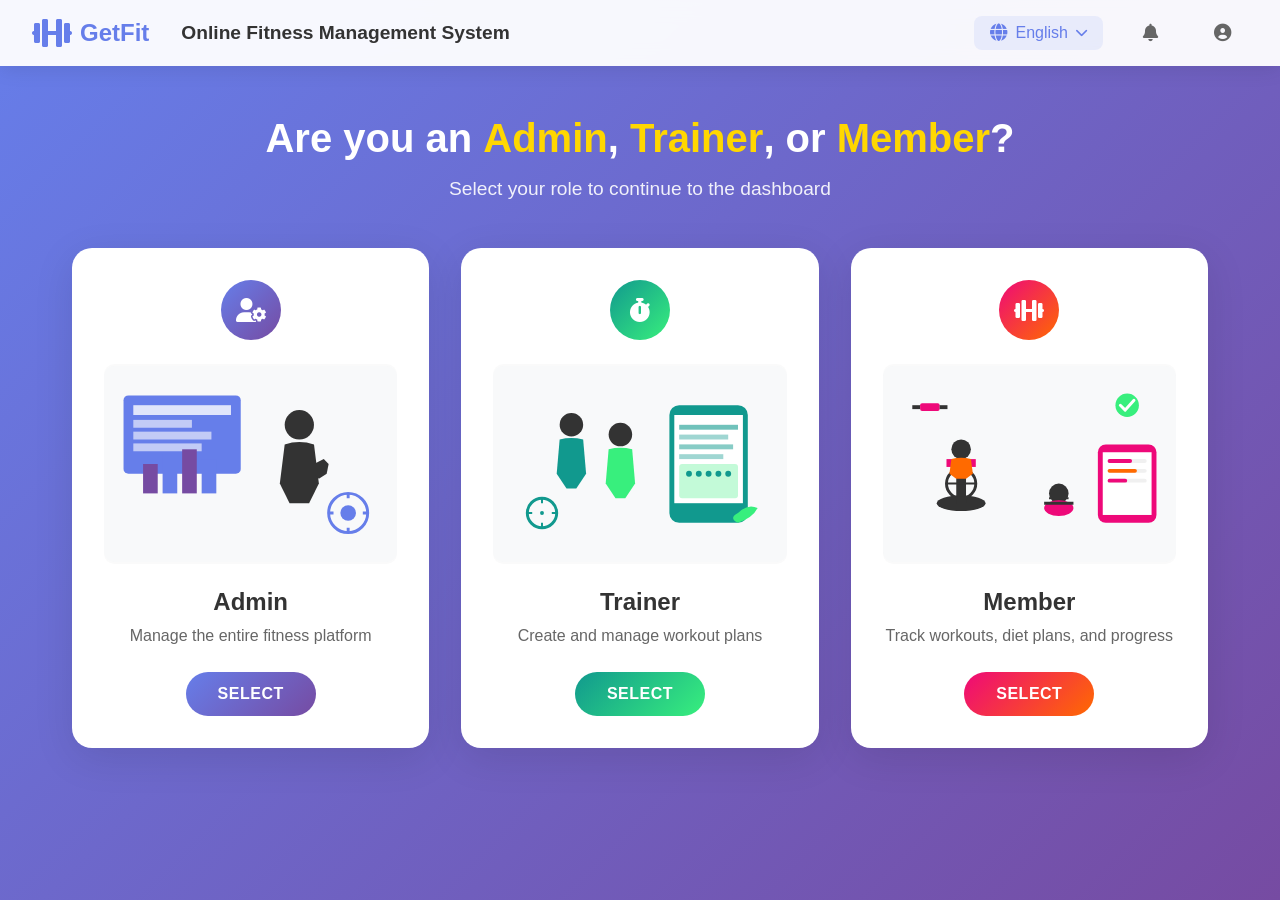
<file: frontend/index.html>
<!DOCTYPE html>
<html lang="en">
<head>
    <meta charset="UTF-8">
    <meta name="viewport" content="width=device-width, initial-scale=1.0">
    <title>GetFit Online Fitness Management System</title>
    <link rel="stylesheet" href="style.css">
    <link rel="stylesheet" href="https://cdnjs.cloudflare.com/ajax/libs/font-awesome/6.0.0/css/all.min.css">
</head>
<body>
    <header class="header">
        <div class="header-left">
            <div class="logo">
                <i class="fas fa-dumbbell"></i>
                <span>GetFit</span>
            </div>
            <div class="system-name">
                <h1>Online Fitness Management System</h1>
            </div>
        </div>
        <div class="header-right">
            <div class="language-selector">
                <i class="fas fa-globe"></i>
                <span>English</span>
                <i class="fas fa-chevron-down"></i>
            </div>
            <div class="notification">
                <i class="fas fa-bell"></i>
            </div>
            <div class="user-profile">
                <i class="fas fa-user-circle"></i>
            </div>
        </div>
    </header>

    <main class="main-content">
        <div class="role-selection">
            <h2>Are you an <span class="highlight">Admin</span>, <span class="highlight">Trainer</span>, or <span class="highlight">Member</span>?</h2>
            <p>Select your role to continue to the dashboard</p>
        </div>

        <div class="cards-container">
            <div class="role-card admin-card">
                <div class="card-icon">
                    <i class="fas fa-user-cog"></i>
                </div>
                <div class="card-image">
                    <img src="images/admin-illustration.svg" alt="Admin Dashboard">
                </div>
                <h3>Admin</h3>
                <p>Manage the entire fitness platform</p>
                <button class="btn btn-admin">Select</button>
            </div>

            <div class="role-card trainer-card">
                <div class="card-icon">
                    <i class="fas fa-stopwatch"></i>
                </div>
                <div class="card-image">
                    <img src="images/trainer-illustration.svg" alt="Trainer Dashboard">
                </div>
                <h3>Trainer</h3>
                <p>Create and manage workout plans</p>
                <button class="btn btn-trainer">Select</button>
            </div>

            <div class="role-card member-card">
                <div class="card-icon">
                    <i class="fas fa-dumbbell"></i>
                </div>
                <div class="card-image">
                    <img src="images/member-illustration.svg" alt="Member Dashboard">
                </div>
                <h3>Member</h3>
                <p>Track workouts, diet plans, and progress</p>
                <button class="btn btn-member">Select</button>
            </div>
        </div>
    </main>
</body>
</html>
</file>
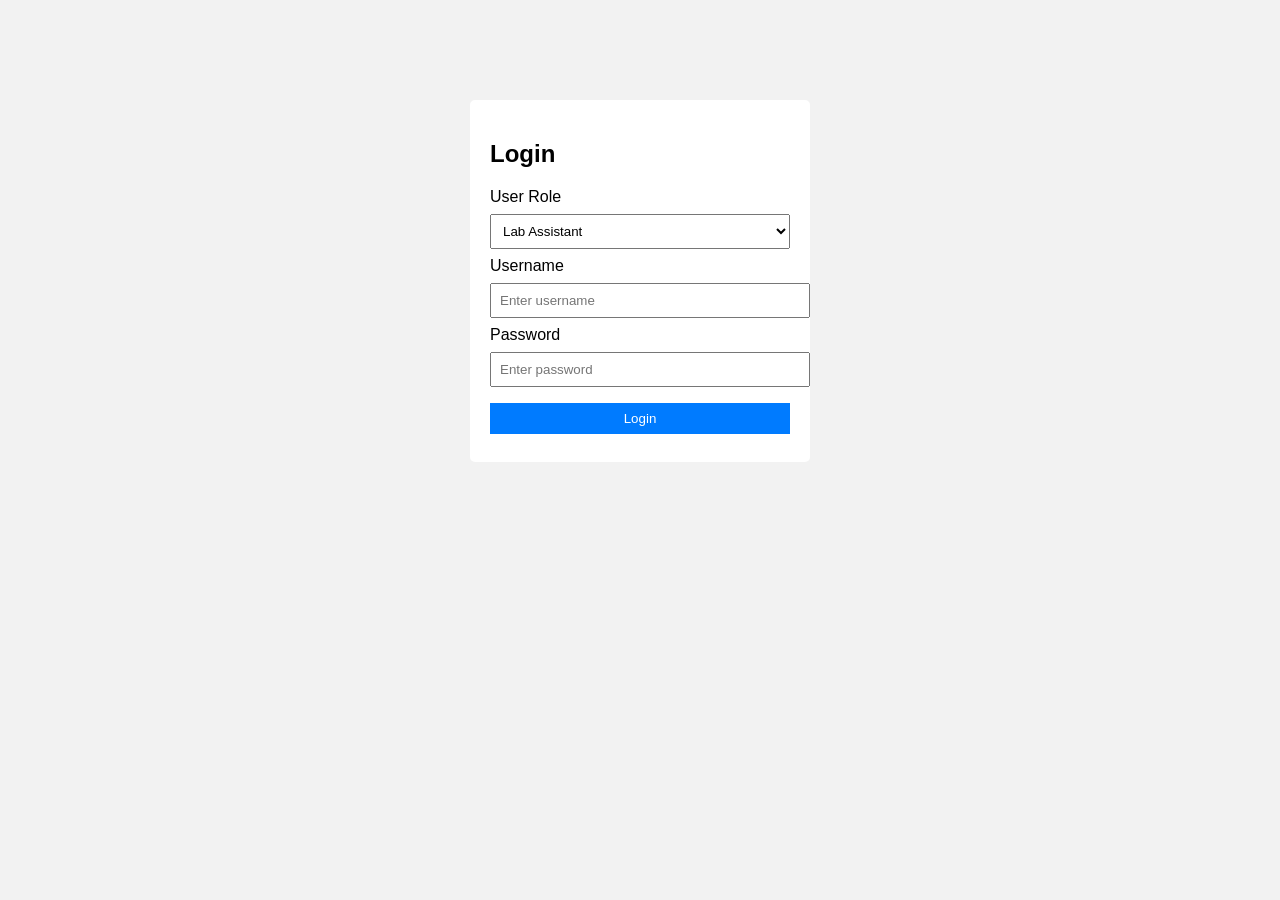
<file: frontend/login.html>
<!DOCTYPE html>
<html>
<head>
    <title>Lab Stock System - Login</title>
    <link rel="stylesheet" href="css/style.css">
</head>
<body>

<div class="login-box">
    <h2>Login</h2>

    <form>
        <label>User Role</label>
        <select>
            <option>Lab Assistant</option>
            <option>Admin</option>
        </select>

        <label>Username</label>
        <input type="text" placeholder="Enter username">

        <label>Password</label>
        <input type="password" placeholder="Enter password">

        <button type="submit">Login</button>
    </form>
</div>

</body>
</html>
</file>
<file: frontend/style.css>
* {
    margin: 0;
    padding: 0;
    box-sizing: border-box;
}

body {
    font-family: 'Segoe UI', Tahoma, Geneva, Verdana, sans-serif;
    background: linear-gradient(135deg, #667eea 0%, #764ba2 100%);
    min-height: 100vh;
    overflow-x: hidden;
}

/* Header Styles */
.header {
    background: rgba(255, 255, 255, 0.95);
    backdrop-filter: blur(10px);
    padding: 1rem 2rem;
    display: flex;
    justify-content: space-between;
    align-items: center;
    box-shadow: 0 2px 20px rgba(0, 0, 0, 0.1);
    position: relative;
    z-index: 100;
}

.header-left {
    display: flex;
    align-items: center;
    gap: 2rem;
}

.logo {
    display: flex;
    align-items: center;
    gap: 0.5rem;
    font-size: 1.5rem;
    font-weight: bold;
    color: #667eea;
}

.logo i {
    font-size: 2rem;
}

.system-name h1 {
    font-size: 1.2rem;
    color: #333;
    font-weight: 600;
}

.header-right {
    display: flex;
    align-items: center;
    gap: 1.5rem;
}

.language-selector,
.notification,
.user-profile {
    display: flex;
    align-items: center;
    gap: 0.5rem;
    padding: 0.5rem 1rem;
    border-radius: 8px;
    cursor: pointer;
    transition: background-color 0.3s ease;
}

.language-selector {
    background: rgba(102, 126, 234, 0.1);
    color: #667eea;
}

.language-selector:hover {
    background: rgba(102, 126, 234, 0.2);
}

.notification,
.user-profile {
    color: #666;
}

.notification:hover,
.user-profile:hover {
    background: rgba(0, 0, 0, 0.05);
}

.language-selector i:first-child,
.notification i,
.user-profile i {
    font-size: 1.1rem;
}

.language-selector i:last-child {
    font-size: 0.8rem;
}

/* Main Content */
.main-content {
    padding: 3rem 2rem;
    max-width: 1200px;
    margin: 0 auto;
}

.role-selection {
    text-align: center;
    margin-bottom: 3rem;
    color: white;
}

.role-selection h2 {
    font-size: 2.5rem;
    font-weight: 700;
    margin-bottom: 1rem;
    line-height: 1.2;
}

.role-selection .highlight {
    color: #ffd700;
    font-weight: 800;
}

.role-selection p {
    font-size: 1.2rem;
    opacity: 0.9;
    font-weight: 300;
}

/* Cards Container */
.cards-container {
    display: grid;
    grid-template-columns: repeat(auto-fit, minmax(320px, 1fr));
    gap: 2rem;
    margin-top: 2rem;
}

.role-card {
    background: white;
    border-radius: 20px;
    padding: 2rem;
    text-align: center;
    box-shadow: 0 10px 40px rgba(0, 0, 0, 0.1);
    transition: transform 0.3s ease, box-shadow 0.3s ease;
    position: relative;
    overflow: hidden;
}

.role-card:hover {
    transform: translateY(-10px);
    box-shadow: 0 20px 60px rgba(0, 0, 0, 0.15);
}

.card-icon {
    width: 60px;
    height: 60px;
    border-radius: 50%;
    display: flex;
    align-items: center;
    justify-content: center;
    margin: 0 auto 1rem;
    font-size: 1.5rem;
}

.admin-card .card-icon {
    background: linear-gradient(135deg, #667eea, #764ba2);
    color: white;
}

.trainer-card .card-icon {
    background: linear-gradient(135deg, #11998e, #38ef7d);
    color: white;
}

.member-card .card-icon {
    background: linear-gradient(135deg, #ee0979, #ff6a00);
    color: white;
}

.card-image {
    margin: 1.5rem 0;
    height: 200px;
    display: flex;
    align-items: center;
    justify-content: center;
    background: rgba(0, 0, 0, 0.02);
    border-radius: 10px;
}

.card-image img {
    max-width: 100%;
    max-height: 100%;
    object-fit: cover;
    border-radius: 10px;
}

.role-card h3 {
    font-size: 1.5rem;
    font-weight: 700;
    margin-bottom: 0.5rem;
    color: #333;
}

.role-card p {
    color: #666;
    font-size: 1rem;
    margin-bottom: 1.5rem;
    line-height: 1.5;
}

.btn {
    padding: 0.8rem 2rem;
    border: none;
    border-radius: 50px;
    font-size: 1rem;
    font-weight: 600;
    cursor: pointer;
    transition: all 0.3s ease;
    text-transform: uppercase;
    letter-spacing: 0.5px;
    position: relative;
    overflow: hidden;
}

.btn::before {
    content: '';
    position: absolute;
    top: 0;
    left: -100%;
    width: 100%;
    height: 100%;
    background: linear-gradient(90deg, transparent, rgba(255, 255, 255, 0.3), transparent);
    transition: left 0.5s ease;
}

.btn:hover::before {
    left: 100%;
}

.btn-admin {
    background: linear-gradient(135deg, #667eea, #764ba2);
    color: white;
}

.btn-admin:hover {
    transform: scale(1.05);
    box-shadow: 0 5px 20px rgba(102, 126, 234, 0.4);
}

.btn-trainer {
    background: linear-gradient(135deg, #11998e, #38ef7d);
    color: white;
}

.btn-trainer:hover {
    transform: scale(1.05);
    box-shadow: 0 5px 20px rgba(17, 153, 142, 0.4);
}

.btn-member {
    background: linear-gradient(135deg, #ee0979, #ff6a00);
    color: white;
}

.btn-member:hover {
    transform: scale(1.05);
    box-shadow: 0 5px 20px rgba(238, 9, 121, 0.4);
}

/* Responsive Design */
@media (max-width: 768px) {
    .header {
        padding: 1rem;
        flex-direction: column;
        gap: 1rem;
    }
    
    .header-left {
        flex-direction: column;
        gap: 1rem;
        text-align: center;
    }
    
    .system-name h1 {
        font-size: 1rem;
    }
    
    .role-selection h2 {
        font-size: 2rem;
    }
    
    .cards-container {
        grid-template-columns: 1fr;
        gap: 1.5rem;
    }
    
    .role-card {
        padding: 1.5rem;
    }
}

@media (max-width: 480px) {
    .header-right {
        gap: 1rem;
    }
    
    .language-selector,
    .notification,
    .user-profile {
        padding: 0.4rem 0.8rem;
    }
    
    .role-selection h2 {
        font-size: 1.5rem;
    }
    
    .role-selection p {
        font-size: 1rem;
    }
}
</file>
<file: frontend/css/style.css>
body {
    font-family: Arial;
    background-color: #f2f2f2;
}

.login-box {
    width: 300px;
    margin: 100px auto;
    background: white;
    padding: 20px;
    border-radius: 5px;
}

input, select, button {
    width: 100%;
    padding: 8px;
    margin: 8px 0;
}

button {
    background-color: #007bff;
    color: white;
    border: none;
}
</file>
